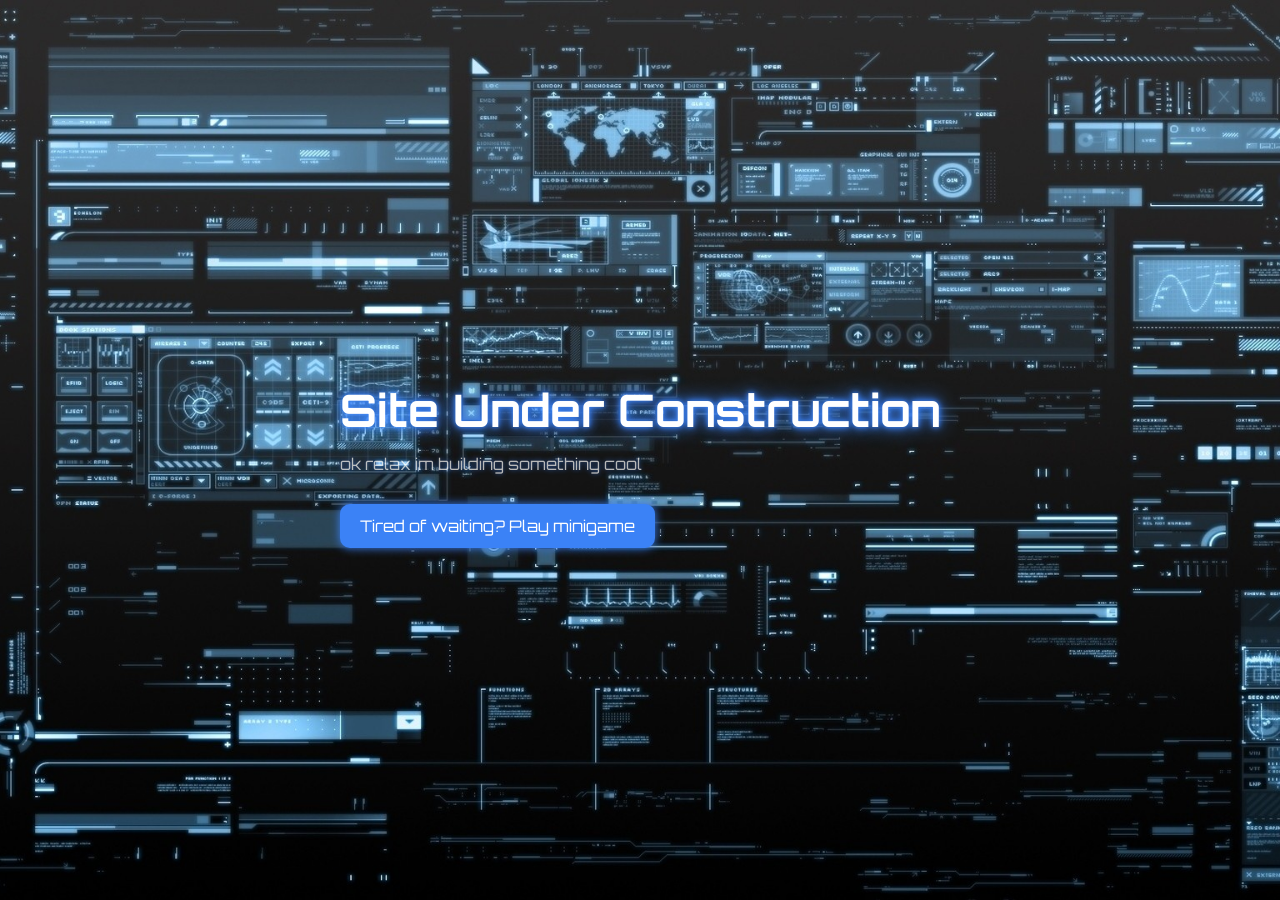
<file: index.html>
<!DOCTYPE html>
<html lang="en">
<head>
  <meta charset="UTF-8" />
  <meta name="viewport" content="width=device-width, initial-scale=1.0">
  <title>Under Construction</title>
  <link href="https://fonts.googleapis.com/css2?family=Orbitron:wght@500;700&display=swap" rel="stylesheet">
  <style>
    body {
      margin: 0;
      font-family: 'Orbitron', sans-serif;
      background: url('background.jpg') no-repeat center center/cover;
      color: white;
      display: flex;
      flex-direction: column;
      align-items: center;
      justify-content: center;
      height: 100vh;
      overflow: hidden;
    }

    h1 {
      font-size: 2.8rem;
      margin-bottom: 10px;
      text-shadow:
        0 0 5px #3b82f6,
        0 0 10px #3b82f6,
        0 0 20px #3b82f6;
    }

    p {
      opacity: 0.7;
      margin-bottom: 30px;
      text-shadow: 0 0 5px #3b82f6;
    }

    button {
      background: #3b82f6;
      border: none;
      padding: 12px 20px;
      border-radius: 10px;
      font-family: inherit;
      cursor: pointer;
      font-size: 1rem;
      transition: 0.2s;
      color: white;
      box-shadow: 0 0 10px #3b82f6;
    }

    button:hover {
      transform: scale(1.05);
      box-shadow: 0 0 20px #3b82f6;
    }

    #game {
      display: none;
      position: relative;
      width: 100%;
      height: 100%;
      background: radial-gradient(circle at center, #020617 0%, #020617 40%, #000 100%);
    }

    #target {
      width: 40px;
      height: 40px;
      background: #3b82f6;
      border-radius: 50%;
      position: absolute;
      cursor: pointer;
      box-shadow: 0 0 15px #3b82f6;
    }

    #score, #timer {
      position: absolute;
      left: 20px;
      font-size: 1.2rem;
      text-shadow: 0 0 5px #3b82f6;
    }

    #score { top: 20px; }
    #timer { top: 50px; }

    #endScreen {
      display: none;
      position: absolute;
      top: 50%;
      left: 50%;
      transform: translate(-50%, -50%);
      text-align: center;
    }
  </style>
</head>
<body>

  <div id="main">
    <h1>Site Under Construction</h1>
    <p>ok relax im building something cool</p>
    <button onclick="startGame()">Tired of waiting? Play minigame</button>
  </div>

  <div id="game">
    <div id="score">Score: 0</div>
    <div id="timer">Time: 15</div>
    <div id="target"></div>
  </div>

  <div id="endScreen">
    <h2 id="finalScore"></h2>
    <button onclick="restartGame()">Play Again</button>
  </div>

  <script>
    let score = 0;
    let time = 15;
    let gameInterval;
    let timerInterval;

    const target = document.getElementById('target');
    const scoreDisplay = document.getElementById('score');
    const timerDisplay = document.getElementById('timer');

    function startGame() {
      document.getElementById('main').style.display = 'none';
      document.getElementById('game').style.display = 'block';
      score = 0;
      time = 15;
      updateDisplays();
      moveTarget();

      gameInterval = setInterval(moveTarget, 700);

      timerInterval = setInterval(() => {
        time--;
        timerDisplay.textContent = 'Time: ' + time;
        if (time <= 0) endGame();
      }, 1000);
    }

    function moveTarget() {
      const x = Math.random() * (window.innerWidth - 40);
      const y = Math.random() * (window.innerHeight - 40);
      target.style.left = x + 'px';
      target.style.top = y + 'px';
    }

    target.addEventListener('click', () => {
      score++;
      updateDisplays();
      moveTarget();
    });

    function updateDisplays() {
      scoreDisplay.textContent = 'Score: ' + score;
      timerDisplay.textContent = 'Time: ' + time;
    }

    function endGame() {
      clearInterval(gameInterval);
      clearInterval(timerInterval);
      document.getElementById('game').style.display = 'none';
      document.getElementById('endScreen').style.display = 'block';
      document.getElementById('finalScore').textContent = 'Your score: ' + score;
    }

    function restartGame() {
      document.getElementById('endScreen').style.display = 'none';
      startGame();
    }
  </script>

</body>
</html>
</file>
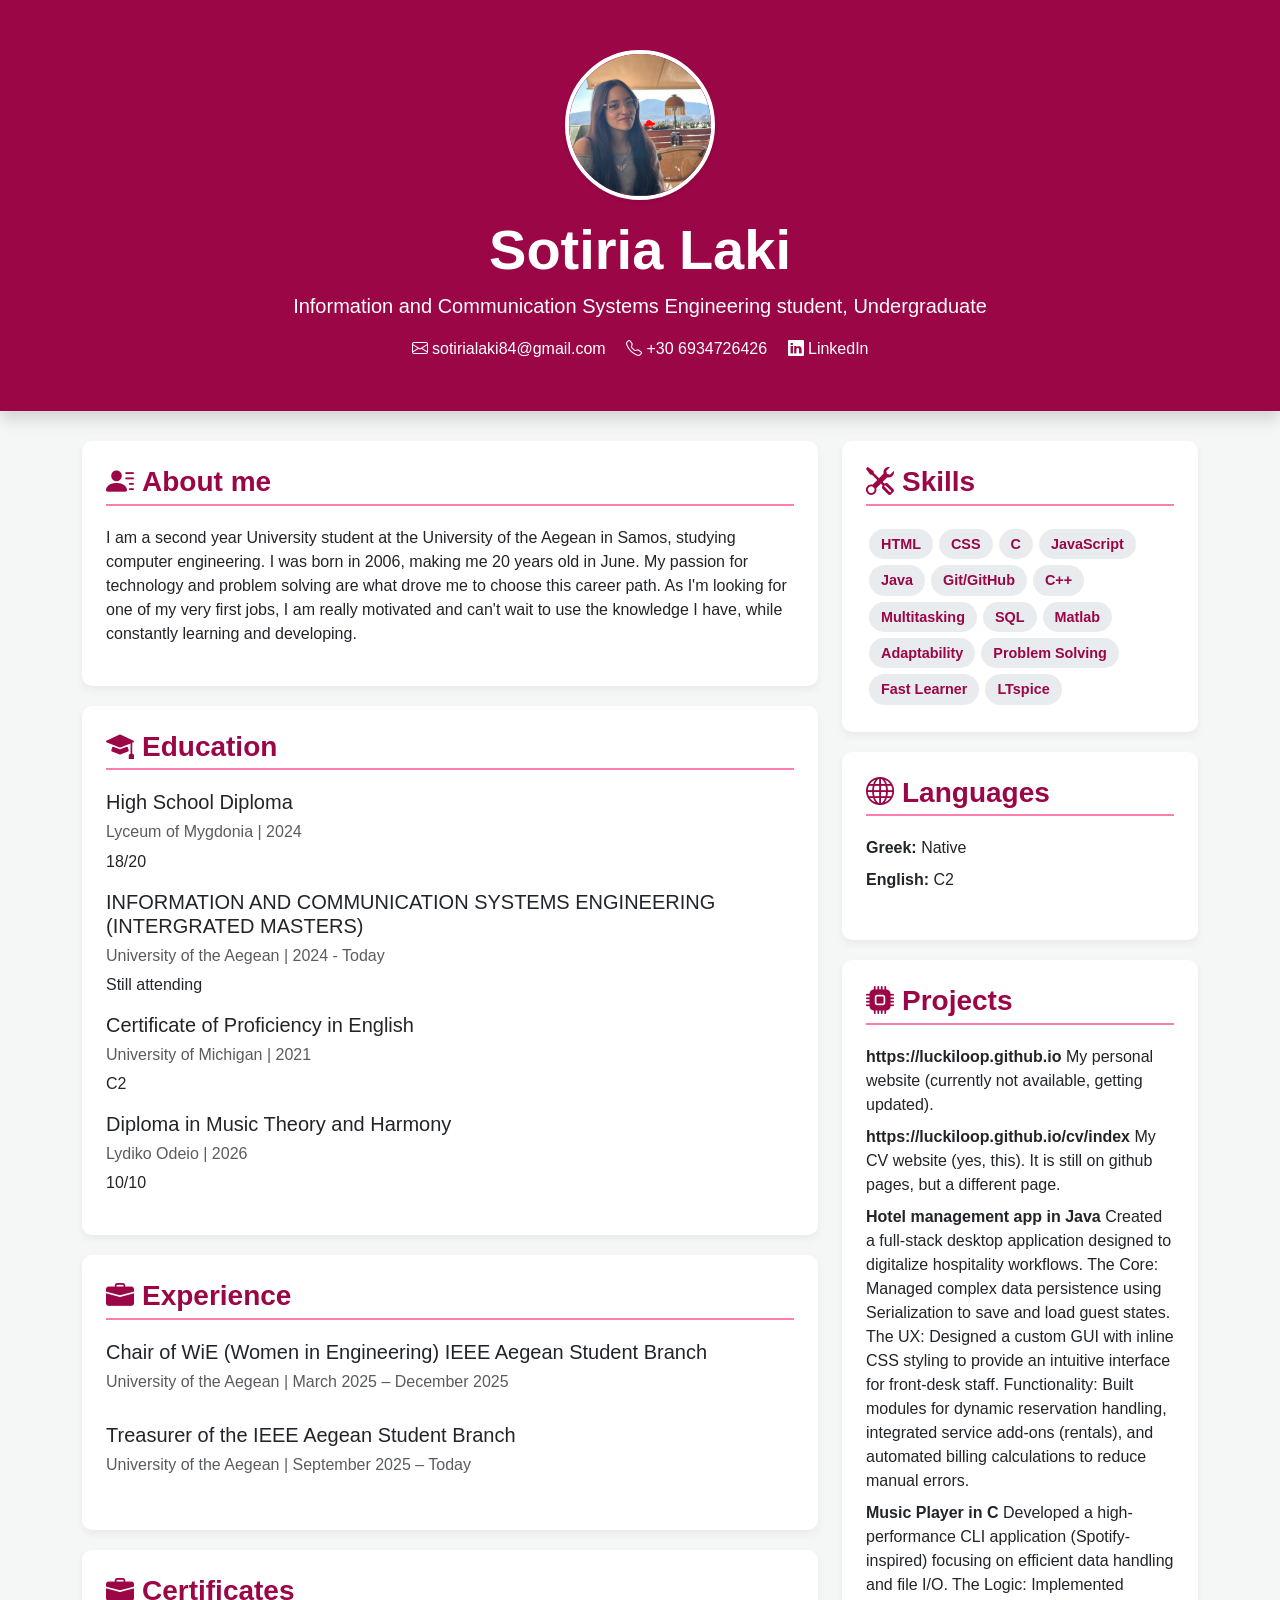
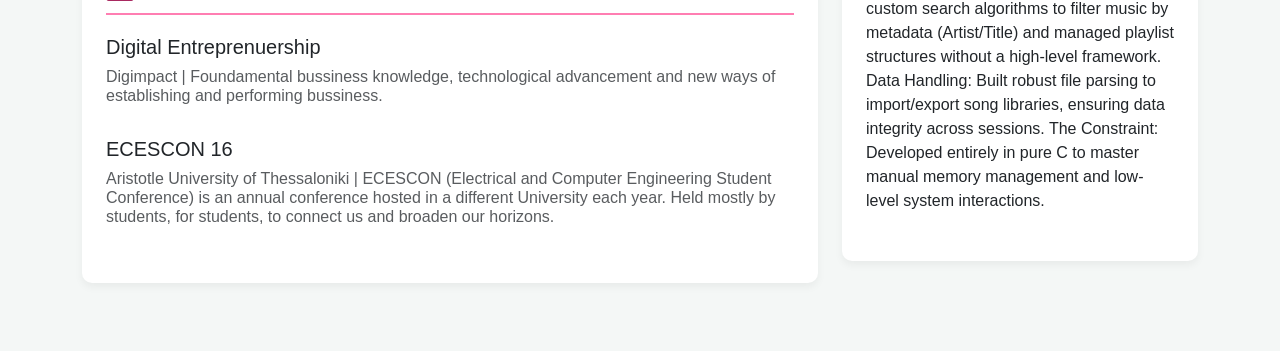
<file: cv/index.html>
<!DOCTYPE html>
<html lang="el">
<head>
    <meta charset="UTF-8">
    <meta name="viewport" content="width=device-width, initial-scale=1.0">
    <meta name="google" content="notranslate">
    <title>SOTIRIA LAKI | CV</title>
    
    <link href="https://cdn.jsdelivr.net/npm/bootstrap@5.3.2/dist/css/bootstrap.min.css" rel="stylesheet">
    <link rel="stylesheet" href="https://cdn.jsdelivr.net/npm/bootstrap-icons@1.11.1/font/bootstrap-icons.css">
    
    <style>
        body {
            background-color: #f4f7f6;
            font-family: 'Segoe UI', Geneva, sans-serif;
        }
        .header-bg {
            background-color: #9a0646;
            color: white;
            padding: 50px 0;
            margin-bottom: 30px;
        }
        .profile-img {
            width: 150px;
            height: 150px;
            object-fit: cover;
            border: 4px solid white;
        }
        .section-title {
            color: #9a0646;
            border-bottom: 2px solid #ff7eb2;
            padding-bottom: 5px;
            margin-bottom: 20px;
            font-weight: 600;
        }
        .card {
            border: none;
            box-shadow: 0 4px 8px rgba(0,0,0,0.05);
            border-radius: 10px;
            margin-bottom: 20px;
        }
        .skill-badge {
            font-size: 0.9rem;
            margin: 3px;
            padding: 8px 12px;
            background-color: #e9ecef;
            color: #9a0646;
        }
    </style>
</head>
<body>
    
    <header class="header-bg text-center shadow">
        <div class="container">
            <img src="pfp.JPG" alt="Profile Picture" class="rounded-circle profile-img shadow-sm mb-3">
            <h1 class="display-4 fw-bold">Sotiria Laki</h1>
            <p class="lead">Information and Communication Systems Engineering student, Undergraduate</p>
            
            <div class="mt-3">
                <a href="mailto:sotirialaki84@gmail.com" class="text-white text-decoration-none me-3"><i class="bi bi-envelope"></i> sotirialaki84@gmail.com</a>
                <span class="text-white me-3"><i class="bi bi-telephone"></i> +30 6934726426</span>
                <a href="https://www.linkedin.com/in/sotiria-laki-a87b08343/" target="_blank" class="text-white text-decoration-none"><i class="bi bi-linkedin"></i> LinkedIn</a>
            </div>
        </div>
    </header>

    <div class="container pb-5">
        <div class="row">
            
            <div class="col-lg-8">
                
                <div class="card p-4">
                    <h3 class="section-title"><i class="bi bi-person-lines-fill me-2"></i>About me</h3>
                    <p>I am a second year University student at the University of the Aegean in Samos, studying computer engineering.
                   I was born in 2006, making me 20 years old in June. My passion for technology and problem solving are what drove me to choose this career path. As I'm looking for one
                   of my very first jobs, I am really motivated and can't wait to use the knowledge I have, while constantly learning and developing.     
                    </p>
                </div>

                <div class="card p-4">
                    <h3 class="section-title"><i class="bi bi-mortarboard-fill me-2"></i>Education</h3>

                     <div>
                        <h5>High School Diploma</h5>
                        <h6 class="text-muted">Lyceum of Mygdonia | 2024</h6>
                        <p>18/20</p>
                    </div>
                      <div>
                        <h5>INFORMATION AND COMMUNICATION SYSTEMS ENGINEERING (INTERGRATED MASTERS)</h5>
                        <h6 class="text-muted">University of the Aegean | 2024 - Today</h6>
                        <p>Still attending</p>
                    </div>
                    <div>
                        <h5>Certificate of Proficiency in English</h5>
                        <h6 class="text-muted">University of Michigan | 2021</h6>
                        <p>C2</p>
                    </div>
                    <div>
                        <h5>Diploma in Music Theory and Harmony</h5>
                        <h6 class="text-muted">Lydiko Odeio | 2026</h6>
                        <p>10/10</p>
                    </div>
                </div>

                <div class="card p-4">
                    <h3 class="section-title"><i class="bi bi-briefcase-fill me-2"></i>Experience</h3>

                     <div class="mb-4">
                        <h5>Chair of WiE (Women in Engineering) IEEE Aegean Student Branch</h5>
                        <h6 class="text-muted">University of the Aegean | March 2025 – December 2025</h6>
    
                    </div>
                     <div class="mb-4">
                        <h5>Treasurer of the IEEE Aegean Student Branch</h5>
                        <h6 class="text-muted">University of the Aegean | September 2025 – Today</h6>
    
                    </div>
                </div>
                           <div class="card p-4">
                    <h3 class="section-title"><i class="bi bi-briefcase-fill me-2"></i>Certificates</h3>

                     <div class="mb-4">
                        <h5>Digital Entreprenuership</h5>
                        <h6 class="text-muted">Digimpact | Foundamental bussiness knowledge, technological advancement and new ways of establishing and performing bussiness.</h6>
    
                    </div>
                     <div class="mb-4">
                        <h5>ECESCON 16</h5>
                        <h6 class="text-muted">Aristotle University of Thessaloniki | ECESCON (Electrical and Computer Engineering Student Conference) is an annual conference hosted in a different University each year. 
                            Held mostly by students, for students, to connect us and broaden our horizons.</h6>
    
                    </div>
                    
                </div>

            </div>

            <div class="col-lg-4">
                
                <div class="card p-4">
                    <h3 class="section-title"><i class="bi bi-tools me-2"></i>Skills</h3>
                    <div class="d-flex flex-wrap">
                        <span class="badge rounded-pill skill-badge">HTML</span>
                        <span class="badge rounded-pill skill-badge">CSS</span>
                        <span class="badge rounded-pill skill-badge">C</span>
                        <span class="badge rounded-pill skill-badge">JavaScript</span>
                        <span class="badge rounded-pill skill-badge">Java</span>
                        <span class="badge rounded-pill skill-badge">Git/GitHub</span>
                        <span class="badge rounded-pill skill-badge">C++</span>
                        <span class="badge rounded-pill skill-badge">Multitasking</span>
                        <span class="badge rounded-pill skill-badge">SQL</span>
                        <span class="badge rounded-pill skill-badge">Matlab</span>
                        <span class="badge rounded-pill skill-badge">Adaptability</span>
                        <span class="badge rounded-pill skill-badge">Problem Solving</span>
                        <span class="badge rounded-pill skill-badge">Fast Learner</span>
                        <span class="badge rounded-pill skill-badge">LTspice</span>
                        
                    </div>
                </div>

                <div class="card p-4">
                    
                    <h3 class="section-title"> <i class="bi bi-globe me-2"></i>Languages</h3>
                    <ul class="list-unstyled">
                        <li class="mb-2"><strong>Greek:</strong> Native</li>
                        <li class="mb-2"><strong>English:</strong> C2</li>
                    </ul>
                </div>

                 <div class="card p-4">
                    <h3 class="section-title"><i class="bi bi-cpu-fill me-2"></i>Projects</h3>
                    <ul class="list-unstyled">
                        <li class="mb-2"><strong>https://luckiloop.github.io</strong> My personal website (currently not available, getting updated).</li>
                         <li class="mb-2"><strong>https://luckiloop.github.io/cv/index</strong> My CV website (yes, this). It is still on github pages, but a different page.</li>
                        <li class="mb-2"><strong>Hotel management app in Java</strong> Created a full-stack desktop application designed to digitalize hospitality workflows.
The Core: Managed complex data persistence using Serialization to save and load guest states.
The UX: Designed a custom GUI with inline CSS styling to provide an intuitive interface for front-desk staff.
Functionality: Built modules for dynamic reservation handling, integrated service add-ons (rentals), and automated billing calculations to reduce manual errors.</li>
                        <li class="mb-2"><strong>Music Player in C</strong> Developed a high-performance CLI application (Spotify-inspired) focusing on efficient data handling and file I/O.
The Logic: Implemented custom search algorithms to filter music by metadata (Artist/Title) and managed playlist structures without a high-level framework.
Data Handling: Built robust file parsing to import/export song libraries, ensuring data integrity across sessions.
The Constraint: Developed entirely in pure C to master manual memory management and low-level system interactions.</li>
                    </ul>
                </div>
     

            </div>
        </div>
    </div>

    <script src="https://cdn.jsdelivr.net/npm/bootstrap@5.3.2/dist/js/bootstrap.bundle.min.js"></script>
</body>
</html>
</file>
